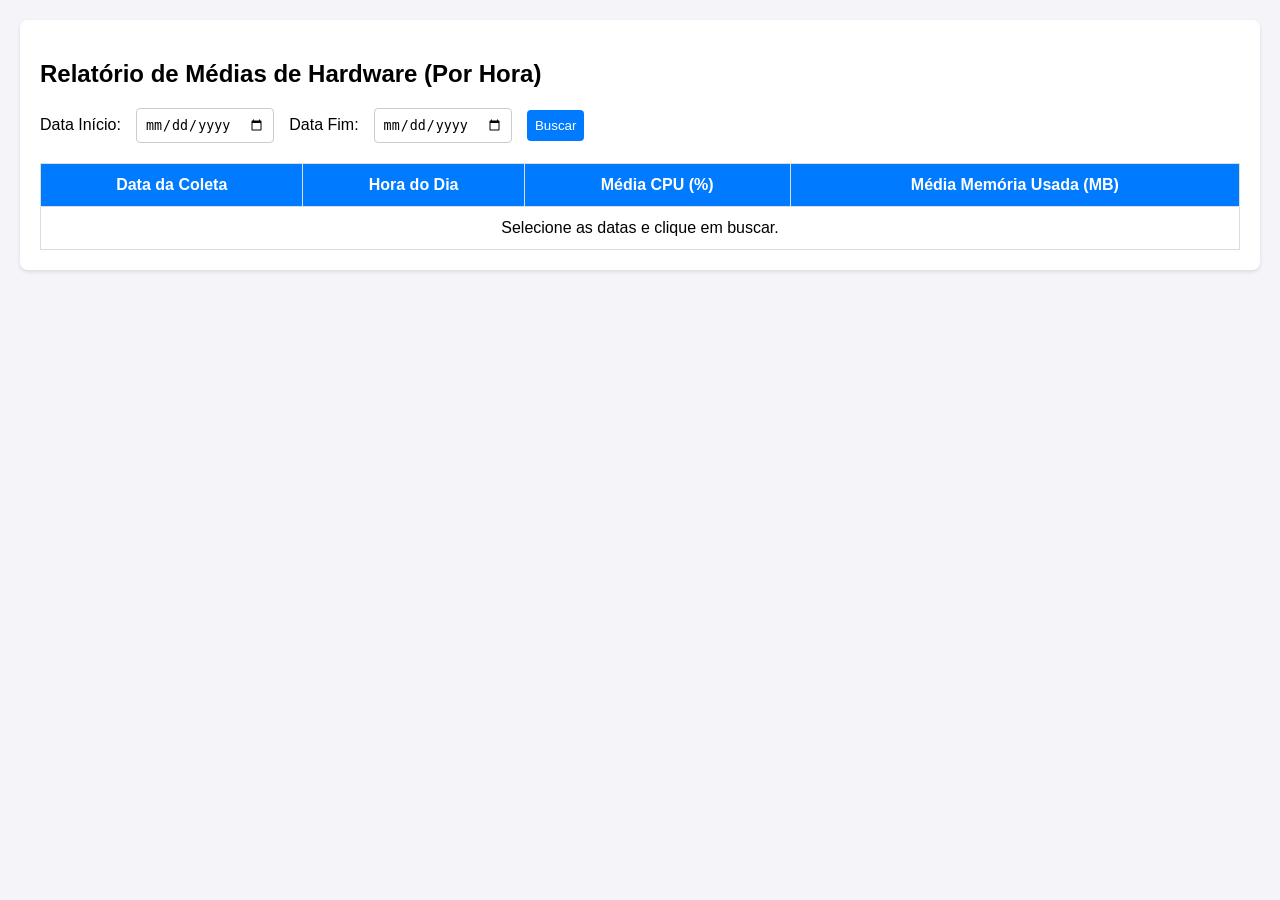
<file: backend/index.html>
<!DOCTYPE html>
<html lang="pt-BR">
<head>
    <meta charset="UTF-8">
    <meta name="viewport" content="width=device-width, initial-scale=1.0">
    <title>Médias de Monitoramento de Hardware</title>
    <style>
        body {
            font-family: Arial, sans-serif;
            margin: 20px;
            background-color: #f4f4f9;
        }
        .container {
            background-color: #fff;
            padding: 20px;
            border-radius: 8px;
            box-shadow: 0 2px 4px rgba(0,0,0,0.1);
        }
        .filter-form {
            display: flex;
            gap: 15px;
            align-items: center;
            margin-bottom: 20px;
        }
        .filter-form input, .filter-form button {
            padding: 8px;
            border-radius: 4px;
            border: 1px solid #ccc;
        }
        .filter-form button {
            background-color: #007bff;
            color: white;
            border: none;
            cursor: pointer;
        }
        .filter-form button:hover {
            background-color: #0056b3;
        }
        table {
            width: 100%;
            border-collapse: collapse;
            margin-top: 20px;
        }
        table, th, td {
            border: 1px solid #ddd;
        }
        th, td {
            padding: 12px;
            text-align: center;
        }
        th {
            background-color: #007bff;
            color: white;
        }
    </style>
</head>
<body>

<div class="container">
    <h2>Relatório de Médias de Hardware (Por Hora)</h2>
    
    <!-- Formulário de Filtro -->
    <div class="filter-form">
        <label for="dataInicio">Data Início:</label>
        <input type="date" id="dataInicio" required>
        
        <label for="dataFim">Data Fim:</label>
        <input type="date" id="dataFim" required>
        
        <button onclick="buscarDados()">Buscar</button>
    </div>

    <!-- Tabela de Resultados -->
    <table>
        <thead>
            <tr>
                <th>Data da Coleta</th>
                <th>Hora do Dia</th>
                <th>Média CPU (%)</th>
                <th>Média Memória Usada (MB)</th>
            </tr>
        </thead>
        <tbody id="tabelaDados">
            <tr>
                <td colspan="4">Selecione as datas e clique em buscar.</td>
            </tr>
        </tbody>
    </table>
</div>

<script>
    async function buscarDados() {
        const dataInicio = document.getElementById('dataInicio').value;
        const dataFim = document.getElementById('dataFim').value;
        const tbody = document.getElementById('tabelaDados');

        if (!dataInicio || !dataFim) {
            alert("Por favor, selecione as datas de início e fim.");
            return;
        }

        tbody.innerHTML = '<tr><td colspan="4">Carregando...</td></tr>';

        try {
            // Requisição apontando para o servidor Python rodando na porta 5000
            const url = `http://127.0.0.1:5000/api/metricas?inicio=${dataInicio}&fim=${dataFim}`;
            const response = await fetch(url);
            
            if (!response.ok) {
                throw new Error('Erro ao buscar dados do servidor');
            }

            const dados = await response.json();
            
            tbody.innerHTML = ''; // Limpa a tabela

            if (dados.length === 0) {
                tbody.innerHTML = '<tr><td colspan="4">Nenhum dado encontrado para o período selecionado.</td></tr>';
                return;
            }

            // Preenche a tabela iterando sobre a lista de médias gerada pelo backend
            dados.forEach(item => {
                const tr = document.createElement('tr');
                tr.innerHTML = `
                    <td>${item.data_da_coleta}</td>
                    <td>${item.hora_do_dia}h</td>
                    <td>${item.media_cpu}%</td>
                    <td>${item.media_memoria} MB</td>
                `;
                tbody.appendChild(tr);
            });

        } catch (error) {
            console.error('Erro:', error);
            tbody.innerHTML = '<tr><td colspan="4" style="color: red;">Erro ao carregar dados. Verifique a conexão com o backend.</td></tr>';
        }
    }
</script>

</body>
</html>
</file>
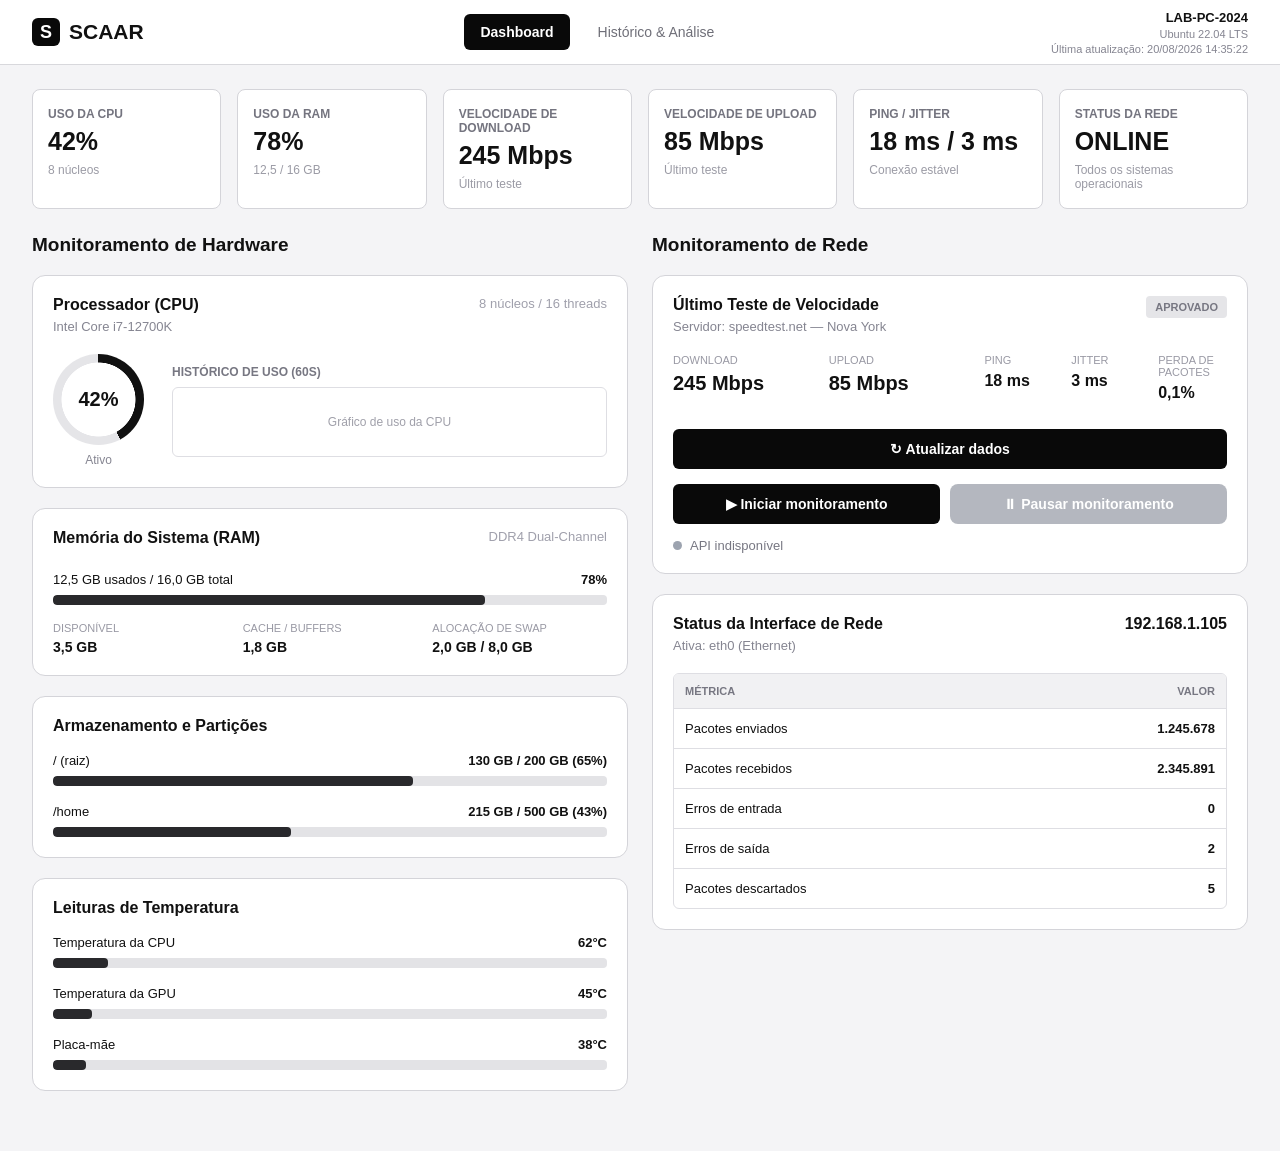
<file: frontend/index.html>
<!DOCTYPE html>
<html lang="PT-BR">

<head>
    <meta charset="UTF-8">

    <meta name="viewport" content="width=device-width, initial-scale=1.0">

    <title>Network Monitoring Dashboard</title>

    <link rel="stylesheet" href="style.css">
</head>

<body>

    <!-- =====================================
         CABEÇALHO
    ====================================== -->

    <header class="main-header">

        <div class="brand">
            <div class="brand-icon">S</div>

            <h1>SCAAR</h1>
        </div>


        <nav class="main-navigation">

            <a href="#" class="active">Dashboard</a>

            <a href="#">Histórico &amp; Análise</a>

        </nav>


        <div class="computer-information">

            <strong>LAB-PC-2024</strong>

            <span>Ubuntu 22.04 LTS</span>

            <small>
                Última atualização: 20/08/2026 14:35:22
            </small>

        </div>

    </header>


    <!-- =====================================
         CONTEÚDO PRINCIPAL
    ====================================== -->

    <main class="dashboard-container">


        <!-- =================================
             CARTÕES DE RESUMO
        ================================== -->

        <section class="summary-cards">


            <article class="summary-card">

                <h2>USO DA CPU</h2>

                <strong>42%</strong>

                <p>8 núcleos</p>

            </article>


            <article class="summary-card">

                <h2>USO DA RAM</h2>

                <strong>78%</strong>

                <p>12,5 / 16 GB</p>

            </article>


            <article class="summary-card">

                <h2>VELOCIDADE DE DOWNLOAD</h2>

                <strong>245 Mbps</strong>

                <p>Último teste</p>

            </article>


            <article class="summary-card">

                <h2>VELOCIDADE DE UPLOAD</h2>

                <strong>85 Mbps</strong>

                <p>Último teste</p>

            </article>


            <article class="summary-card">

                <h2>PING / JITTER</h2>

                <strong>18 ms / 3 ms</strong>

                <p>Conexão estável</p>

            </article>


            <article class="summary-card">

                <h2>STATUS DA REDE</h2>

                <strong>ONLINE</strong>

                <p>Todos os sistemas operacionais</p>

            </article>

        </section>


        <!-- =================================
             DUAS COLUNAS PRINCIPAIS
        ================================== -->

        <section class="dashboard-columns">


            <!-- =================================
                 COLUNA DE HARDWARE
            ================================== -->

            <div class="hardware-column">

                <h2 class="section-title">
                    Monitoramento de Hardware
                </h2>


                <!-- PROCESSADOR -->

                <article class="monitor-card">

                    <div class="card-header">

                        <div>

                            <h3>Processador (CPU)</h3>

                            <p>Intel Core i7-12700K</p>

                        </div>

                        <span>
                            8 núcleos / 16 threads
                        </span>

                    </div>


                    <div class="cpu-monitoring">

                        <div class="cpu-percentage">

                            <div class="cpu-circle">
                                42%
                            </div>

                            <span>Ativo</span>

                        </div>


                        <div class="usage-history">

                            <h4>HISTÓRICO DE USO (60S)</h4>

                            <div class="chart-placeholder">
                                Gráfico de uso da CPU
                            </div>

                        </div>

                    </div>

                </article>


                <!-- MEMÓRIA RAM -->

                <article class="monitor-card">

                    <div class="card-header">

                        <h3>Memória do Sistema (RAM)</h3>

                        <span>
                            DDR4 Dual-Channel
                        </span>

                    </div>


                    <div class="memory-information">

                        <div class="metric-line">

                            <span>
                                12,5 GB usados / 16,0 GB total
                            </span>

                            <strong>78%</strong>

                        </div>


                        <div class="progress-bar">

                            <div class="progress-value ram-progress">
                            </div>

                        </div>


                        <div class="memory-details">

                            <div>

                                <span>DISPONÍVEL</span>

                                <strong>3,5 GB</strong>

                            </div>


                            <div>

                                <span>CACHE / BUFFERS</span>

                                <strong>1,8 GB</strong>

                            </div>


                            <div>

                                <span>ALOCAÇÃO DE SWAP</span>

                                <strong>2,0 GB / 8,0 GB</strong>

                            </div>

                        </div>

                    </div>

                </article>


                <!-- ARMAZENAMENTO -->

                <article class="monitor-card">

                    <h3>
                        Armazenamento e Partições
                    </h3>


                    <div class="storage-item">

                        <div class="metric-line">

                            <span>/ (raiz)</span>

                            <strong>
                                130 GB / 200 GB (65%)
                            </strong>

                        </div>


                        <div class="progress-bar">

                            <div class="progress-value root-progress">
                            </div>

                        </div>

                    </div>


                    <div class="storage-item">

                        <div class="metric-line">

                            <span>/home</span>

                            <strong>
                                215 GB / 500 GB (43%)
                            </strong>

                        </div>


                        <div class="progress-bar">

                            <div class="progress-value home-progress">
                            </div>

                        </div>

                    </div>

                </article>


                <!-- TEMPERATURAS -->

                <article class="monitor-card">

                    <h3>
                        Leituras de Temperatura
                    </h3>


                    <div class="temperature-item">

                        <div class="metric-line">

                            <span>Temperatura da CPU</span>

                            <strong>62°C</strong>

                        </div>


                        <div class="progress-bar">

                            <div class="progress-value cpu-temperature">
                            </div>

                        </div>

                    </div>


                    <div class="temperature-item">

                        <div class="metric-line">

                            <span>Temperatura da GPU</span>

                            <strong>45°C</strong>

                        </div>


                        <div class="progress-bar">

                            <div class="progress-value gpu-temperature">
                            </div>

                        </div>

                    </div>


                    <div class="temperature-item">

                        <div class="metric-line">

                            <span>Placa-mãe</span>

                            <strong>38°C</strong>

                        </div>


                        <div class="progress-bar">

                            <div class="progress-value motherboard-temperature">
                            </div>

                        </div>

                    </div>

                </article>

            </div>


            <!-- =================================
                 COLUNA DE REDE
            ================================== -->

            <div class="network-column">

                <h2 class="section-title">
                    Monitoramento de Rede
                </h2>


                <!-- TESTE DE VELOCIDADE -->

                <article class="monitor-card">

                    <div class="card-header">

                        <div>

                            <h3>
                                Último Teste de Velocidade
                            </h3>

                            <p>
                                Servidor: speedtest.net — Nova York
                            </p>

                        </div>


                        <span class="test-status">
                            APROVADO
                        </span>

                    </div>


                    <div class="network-metrics">

                        <div>

                            <span>DOWNLOAD</span>

                            <strong>245 Mbps</strong>

                        </div>


                        <div>

                            <span>UPLOAD</span>

                            <strong>85 Mbps</strong>

                        </div>


                        <div>

                            <span>PING</span>

                            <strong>18 ms</strong>

                        </div>


                        <div>

                            <span>JITTER</span>

                            <strong>3 ms</strong>

                        </div>


                        <div>

                            <span>PERDA DE PACOTES</span>

                            <strong>0,1%</strong>

                        </div>

                    </div>


                    <button type="button" class="new-test-button">
                        ↻ Executar novo teste
                    </button>


                    <div class="monitoring-controls">
                        <button
                            type="button"
                            id="start-monitoring-button"
                            class="new-test-button"
                        >
                            ▶ Iniciar monitoramento
                        </button>
                    
                        <button
                            type="button"
                            id="pause-monitoring-button"
                            disabled
                        >
                            ⏸ Pausar monitoramento
                        </button>
                    </div>

                    <div class="monitoring-status">
                        <span class="status-indicator"></span>
                        <span id="monitoring-status-text">
                            Monitoramento pausado
                        </span>
                    </div>

                </article>


                <!-- INTERFACE DE REDE -->

                <article class="monitor-card">

                    <div class="card-header">

                        <div>

                            <h3>
                                Status da Interface de Rede
                            </h3>

                            <p>
                                Ativa: eth0 (Ethernet)
                            </p>

                        </div>


                        <strong>
                            192.168.1.105
                        </strong>

                    </div>


                    <table class="network-table">

                        <thead>

                            <tr>

                                <th>MÉTRICA</th>

                                <th>VALOR</th>

                            </tr>

                        </thead>


                        <tbody>

                            <tr>

                                <td>Pacotes enviados</td>

                                <td>1.245.678</td>

                            </tr>


                            <tr>

                                <td>Pacotes recebidos</td>

                                <td>2.345.891</td>

                            </tr>


                            <tr>

                                <td>Erros de entrada</td>

                                <td>0</td>

                            </tr>


                            <tr>

                                <td>Erros de saída</td>

                                <td>2</td>

                            </tr>


                            <tr>

                                <td>Pacotes descartados</td>

                                <td>5</td>

                            </tr>

                        </tbody>

                    </table>

                </article>

            </div>

        </section>

    </main>

    <script src="script.js"></script>

</body>

</html>
</file>
<file: frontend/style.css>
/* =====================================
   CONFIGURAÇÕES GERAIS
===================================== */

* {
    margin: 0;
    padding: 0;
    box-sizing: border-box;
}

body {
    font-family: Arial, Helvetica, sans-serif;

    background-color: #f4f4f6;

    color: #111111;

    min-height: 100vh;
}


/* =====================================
   CABEÇALHO
===================================== */

.main-header {
    display: flex;

    align-items: center;

    justify-content: space-between;

    gap: 30px;

    min-height: 65px;

    padding: 0 32px;

    background-color: #ffffff;

    border-bottom: 1px solid #d8d8dc;
}


/* Logo */

.brand {
    display: flex;

    align-items: center;

    gap: 9px;

    flex-shrink: 0;
}

.brand-icon {
    display: flex;

    align-items: center;

    justify-content: center;

    width: 28px;

    height: 28px;

    background-color: #090909;

    color: #ffffff;

    border-radius: 6px;

    font-size: 18px;

    font-weight: bold;
}

.brand h1 {
    font-size: 21px;

    font-weight: 700;
}


/* Menu */

.main-navigation {
    display: flex;

    align-items: center;

    gap: 12px;
}

.main-navigation a {
    padding: 10px 16px;

    color: #6f6f78;

    text-decoration: none;

    font-size: 14px;

    border-radius: 6px;

    white-space: nowrap;
}

.main-navigation a:hover {
    background-color: #eeeeef;

    color: #111111;
}

.main-navigation a.active {
    background-color: #090909;

    color: #ffffff;

    font-weight: bold;
}


/* Informações do computador */

.computer-information {
    display: flex;

    flex-direction: column;

    align-items: flex-end;

    gap: 3px;

    min-width: 190px;
}

.computer-information strong {
    font-size: 13px;
}

.computer-information span,
.computer-information small {
    color: #858591;

    font-size: 11px;
}

.computer-information strong + span {
    margin-left: 8px;
}


/* =====================================
   CONTAINER PRINCIPAL
===================================== */

.dashboard-container {
    padding: 24px 32px 40px;
}


/* =====================================
   CARTÕES DE RESUMO
===================================== */

.summary-cards {
    display: grid;

    grid-template-columns: repeat(6, 1fr);

    gap: 16px;

    margin-bottom: 25px;
}

.summary-card {
    min-height: 107px;

    padding: 17px 15px;

    background-color: #ffffff;

    border: 1px solid #d4d4d9;

    border-radius: 8px;
}

.summary-card h2 {
    margin-bottom: 8px;

    color: #74747f;

    font-size: 12px;

    font-weight: 600;
}

.summary-card strong {
    display: block;

    margin-bottom: 9px;

    font-size: 25px;

    line-height: 1;

    font-weight: 700;
}

.summary-card p {
    color: #9b9ba5;

    font-size: 12px;
}


/* =====================================
   DUAS COLUNAS
===================================== */

.dashboard-columns {
    display: grid;

    grid-template-columns: 1fr 1fr;

    gap: 24px;

    align-items: start;
}

.hardware-column,
.network-column {
    min-width: 0;
}

.section-title {
    margin-bottom: 19px;

    font-size: 19px;

    font-weight: 700;
}


/* =====================================
   CARTÕES DE MONITORAMENTO
===================================== */

.monitor-card {
    margin-bottom: 20px;

    padding: 20px;

    background-color: #ffffff;

    border: 1px solid #d4d4d9;

    border-radius: 13px;
}

.monitor-card h3 {
    margin-bottom: 5px;

    font-size: 16px;

    font-weight: 700;
}

.monitor-card p {
    color: #858591;

    font-size: 13px;
}

.card-header {
    display: flex;

    align-items: flex-start;

    justify-content: space-between;

    gap: 20px;

    margin-bottom: 20px;
}

.card-header > span {
    color: #a0a0ac;

    font-size: 13px;

    white-space: nowrap;
}


/* =====================================
   MONITORAMENTO DA CPU
===================================== */

.cpu-monitoring {
    display: flex;

    align-items: center;

    gap: 28px;
}

.cpu-percentage {
    display: flex;

    flex-direction: column;

    align-items: center;

    gap: 8px;
}

.cpu-circle {
    display: flex;

    align-items: center;

    justify-content: center;

    width: 91px;

    height: 91px;

    border-radius: 50%;

    background:
        radial-gradient(
            circle,
            #ffffff 0 57%,
            transparent 58%
        ),
        conic-gradient(
            #111111 0 42%,
            #e5e5e8 42% 100%
        );

    font-size: 20px;

    font-weight: bold;
}

.cpu-percentage span {
    color: #858591;

    font-size: 12px;
}

.usage-history {
    flex: 1;

    min-width: 0;
}

.usage-history h4 {
    margin-bottom: 8px;

    color: #777782;

    font-size: 12px;

    font-weight: 600;
}

.chart-placeholder {
    display: flex;

    align-items: center;

    justify-content: center;

    min-height: 70px;

    padding: 15px;

    border: 1px solid #dedee3;

    border-radius: 6px;

    color: #a0a0aa;

    font-size: 12px;

    text-align: center;
}


/* =====================================
   LINHAS DE MÉTRICAS
===================================== */

.metric-line {
    display: flex;

    align-items: center;

    justify-content: space-between;

    gap: 15px;

    margin-bottom: 8px;

    font-size: 13px;
}

.metric-line strong {
    font-weight: 700;

    white-space: nowrap;
}


/* =====================================
   BARRAS DE PROGRESSO
===================================== */

.progress-bar {
    width: 100%;

    height: 10px;

    overflow: hidden;

    background-color: #e3e3e6;

    border-radius: 4px;
}

.progress-value {
    height: 100%;

    background-color: #29292c;

    border-radius: 4px;
}

.ram-progress {
    width: 78%;
}

.root-progress {
    width: 65%;
}

.home-progress {
    width: 43%;
}

.cpu-temperature {
    width: 10%;
}

.gpu-temperature {
    width: 7%;
}

.motherboard-temperature {
    width: 6%;
}


/* =====================================
   MEMÓRIA RAM
===================================== */

.memory-information {
    margin-top: 18px;
}

.memory-details {
    display: grid;

    grid-template-columns: repeat(3, 1fr);

    gap: 15px;

    margin-top: 17px;
}

.memory-details div {
    display: flex;

    flex-direction: column;

    gap: 5px;
}

.memory-details span {
    color: #9999a4;

    font-size: 11px;
}

.memory-details strong {
    font-size: 14px;
}


/* =====================================
   ARMAZENAMENTO
===================================== */

.storage-item {
    margin-top: 18px;
}

.storage-item:last-child {
    margin-top: 18px;
}


/* =====================================
   TEMPERATURAS
===================================== */

.temperature-item {
    margin-top: 18px;
}

.temperature-item .metric-line {
    margin-bottom: 8px;
}


/* =====================================
   MÉTRICAS DE REDE
===================================== */

.network-metrics {
    display: grid;

    grid-template-columns: 2fr 2fr 1fr 1fr 1fr;

    gap: 18px;

    margin-bottom: 27px;
}

.network-metrics div {
    display: flex;

    flex-direction: column;

    gap: 6px;

    min-width: 0;
}

.network-metrics span {
    color: #9999a4;

    font-size: 11px;
}

.network-metrics strong {
    font-size: 20px;

    white-space: nowrap;
}

.network-metrics div:nth-child(3) strong,
.network-metrics div:nth-child(4) strong,
.network-metrics div:nth-child(5) strong {
    font-size: 16px;
}


/* Status do teste */

.test-status {
    padding: 5px 9px;

    background-color: #e5e5e8;

    color: #777782 !important;

    border-radius: 4px;

    font-size: 11px !important;

    font-weight: bold;
}


/* =====================================
   BOTÃO DE NOVO TESTE
===================================== */

.new-test-button {
    width: 100%;

    padding: 12px 15px;

    background-color: #090909;

    color: #ffffff;

    border: none;

    border-radius: 6px;

    font-size: 14px;

    font-weight: 600;

    cursor: pointer;
}

.new-test-button:hover {
    background-color: #29292c;
}


/* =====================================
   TABELA DE REDE
===================================== */

.network-table {
    width: 100%;

    border-collapse: separate;

    border-spacing: 0;

    overflow: hidden;

    border: 1px solid #dedee3;

    border-radius: 6px;

    font-size: 13px;
}

.network-table th {
    padding: 11px;

    background-color: #f1f1f3;

    color: #777782;

    font-size: 11px;

    text-align: left;
}

.network-table th:last-child {
    text-align: right;
}

.network-table td {
    padding: 12px 11px;

    border-top: 1px solid #dedee3;
}

.network-table td:last-child {
    text-align: right;

    font-weight: 600;
}


/* =====================================
   RESPONSIVIDADE
===================================== */

@media (max-width: 1200px) {

    .main-header {
        gap: 15px;

        padding: 0 20px;
    }

    .main-navigation {
        gap: 3px;
    }

    .main-navigation a {
        padding: 9px 10px;

        font-size: 13px;
    }

    .summary-cards {
        grid-template-columns: repeat(3, 1fr);
    }

    .dashboard-container {
        padding: 24px 20px 40px;
    }

}


@media (max-width: 900px) {

    .main-header {
        flex-wrap: wrap;

        padding: 15px 20px;
    }

    .main-navigation {
        order: 3;

        width: 100%;

        justify-content: center;

        overflow-x: auto;
    }

    .computer-information {
        margin-left: auto;
    }

    .dashboard-columns {
        grid-template-columns: 1fr;
    }

    .network-metrics {
        grid-template-columns: repeat(5, 1fr);

        gap: 12px;
    }

}


@media (max-width: 600px) {

    .main-header {
        align-items: flex-start;
    }

    .computer-information {
        display: none;
    }

    .main-navigation {
        justify-content: flex-start;
    }

    .summary-cards {
        grid-template-columns: repeat(2, 1fr);

        gap: 12px;
    }

    .dashboard-container {
        padding: 18px 14px 30px;
    }

    .monitor-card {
        padding: 16px;
    }

    .cpu-monitoring {
        flex-direction: column;

        align-items: stretch;
    }

    .cpu-percentage {
        flex-direction: row;

        justify-content: flex-start;
    }

    .memory-details {
        grid-template-columns: 1fr;
    }

    .network-metrics {
        grid-template-columns: repeat(2, 1fr);
    }

    .network-metrics strong {
        font-size: 18px;
    }

    .network-table {
        font-size: 12px;
    }


}

 /* =====================================
   BOTOES NOVOS
===================================== */

    /* Controles de monitoramento */
    .monitoring-controls {
        display: flex;
        gap: 10px;
        margin-top: 15px;
        width: 100%;
    }

    /* Botão de iniciar monitoramento */
    #start-monitoring-button {
        flex: 1;
    }

    /* Botão de pausar monitoramento */
    #pause-monitoring-button {
        flex: 1;
        background-color: #6b7280;
        color: white;
        border: none;
        border-radius: 8px;
        padding: 12px 20px;
        font-size: 14px;
        font-weight: 600;
        cursor: pointer;
        transition: background-color 0.2s;
    }

    #pause-monitoring-button:hover:not(:disabled) {
        background-color: #4b5563;
    }

    #pause-monitoring-button:disabled {
        opacity: 0.5;
        cursor: not-allowed;
    }


    /* =====================================
   STATUS DO MONITORAMENTO
===================================== */

.monitoring-status {
    display: flex;
    align-items: center;
    gap: 8px;
    margin-top: 14px;
    color: #777782;
    font-size: 13px;
}

/* Círculo indicador */
.status-indicator {
    width: 9px;
    height: 9px;
    background-color: #9ca3af;
    border-radius: 50%;
    flex-shrink: 0;
}
</file>
